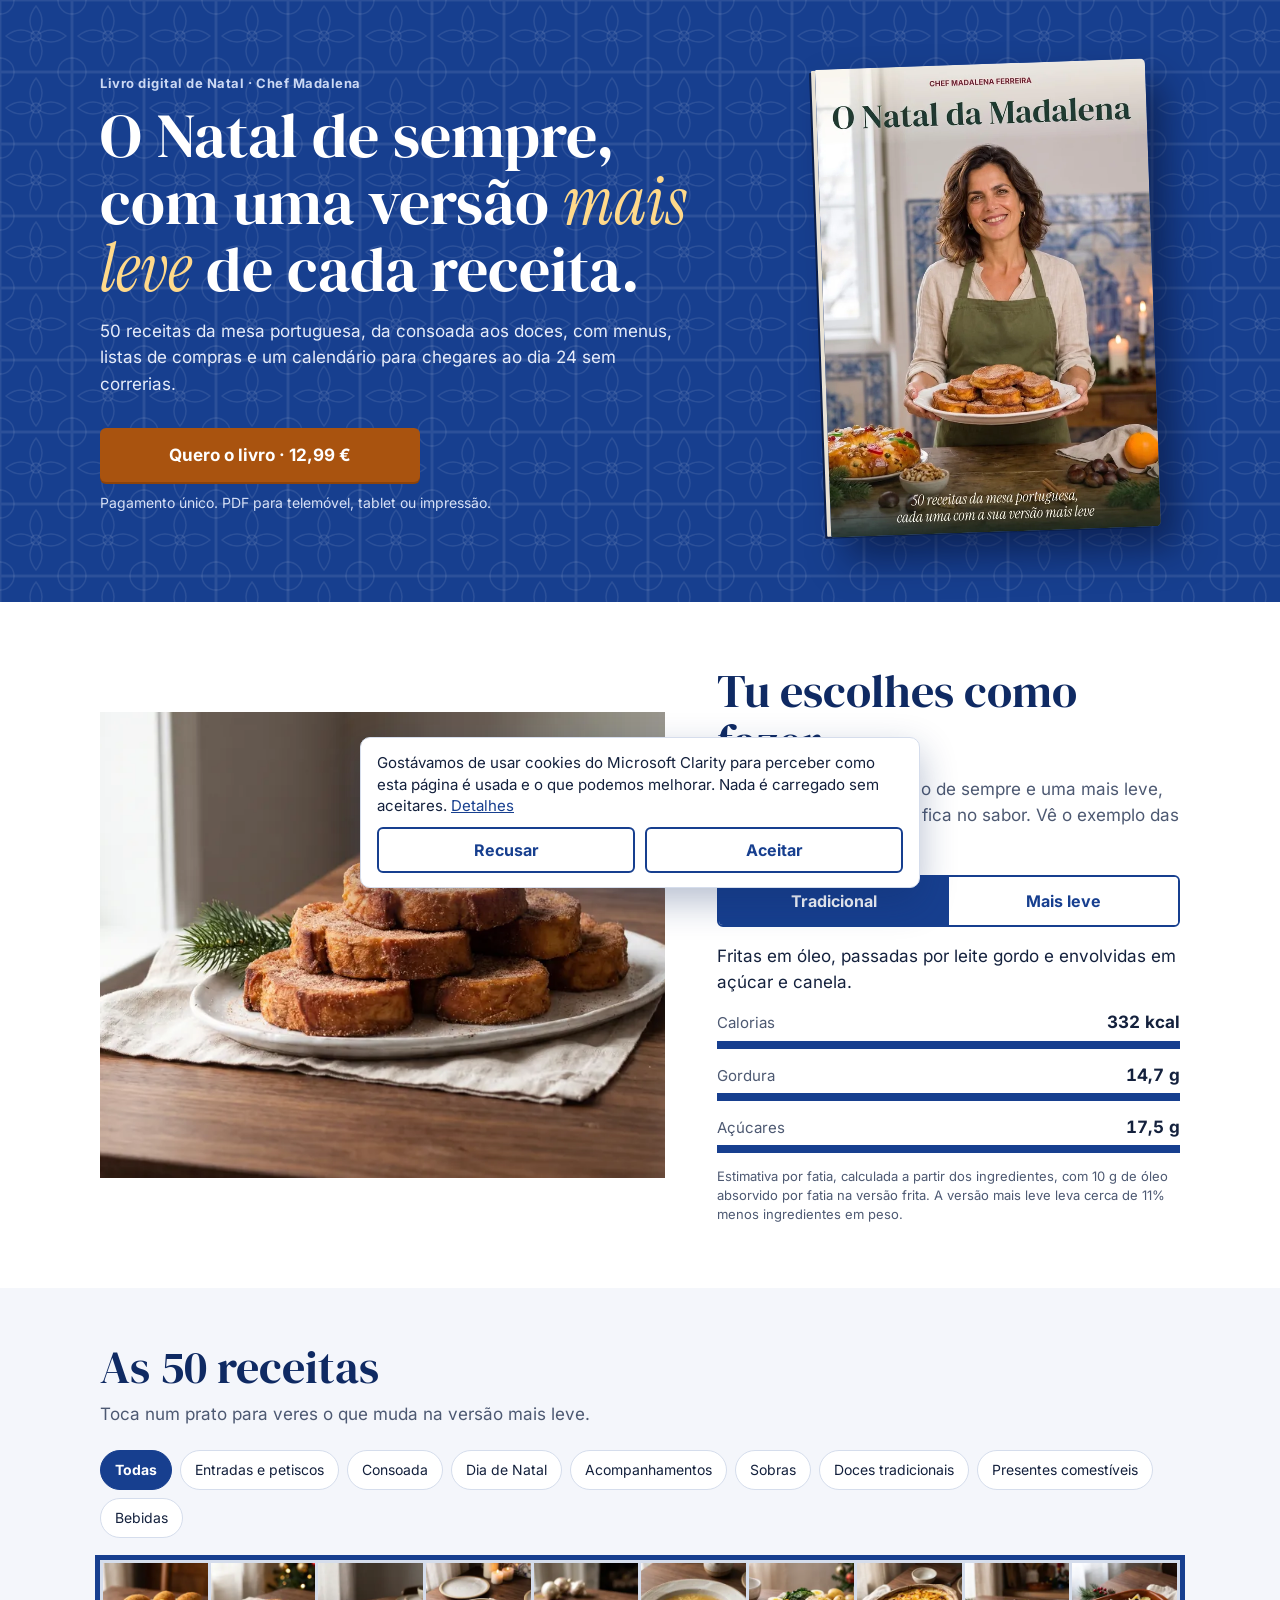
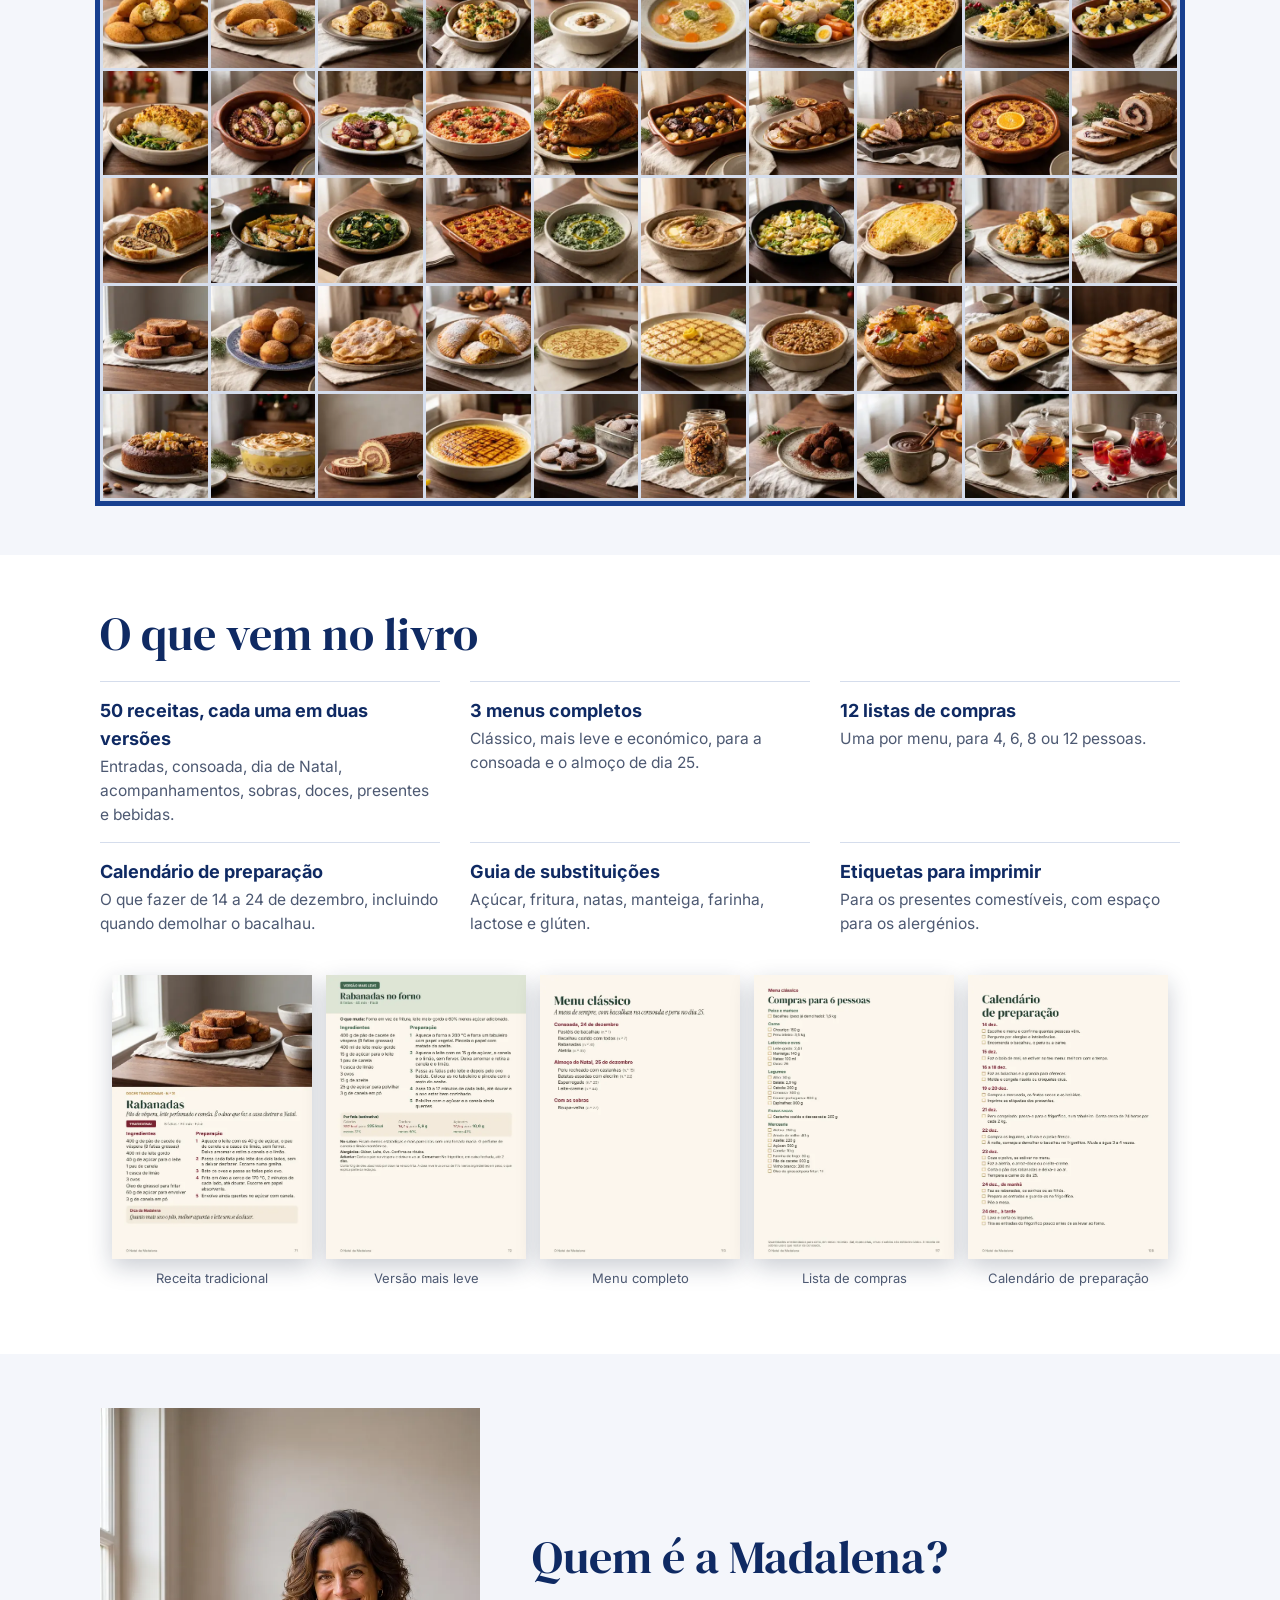
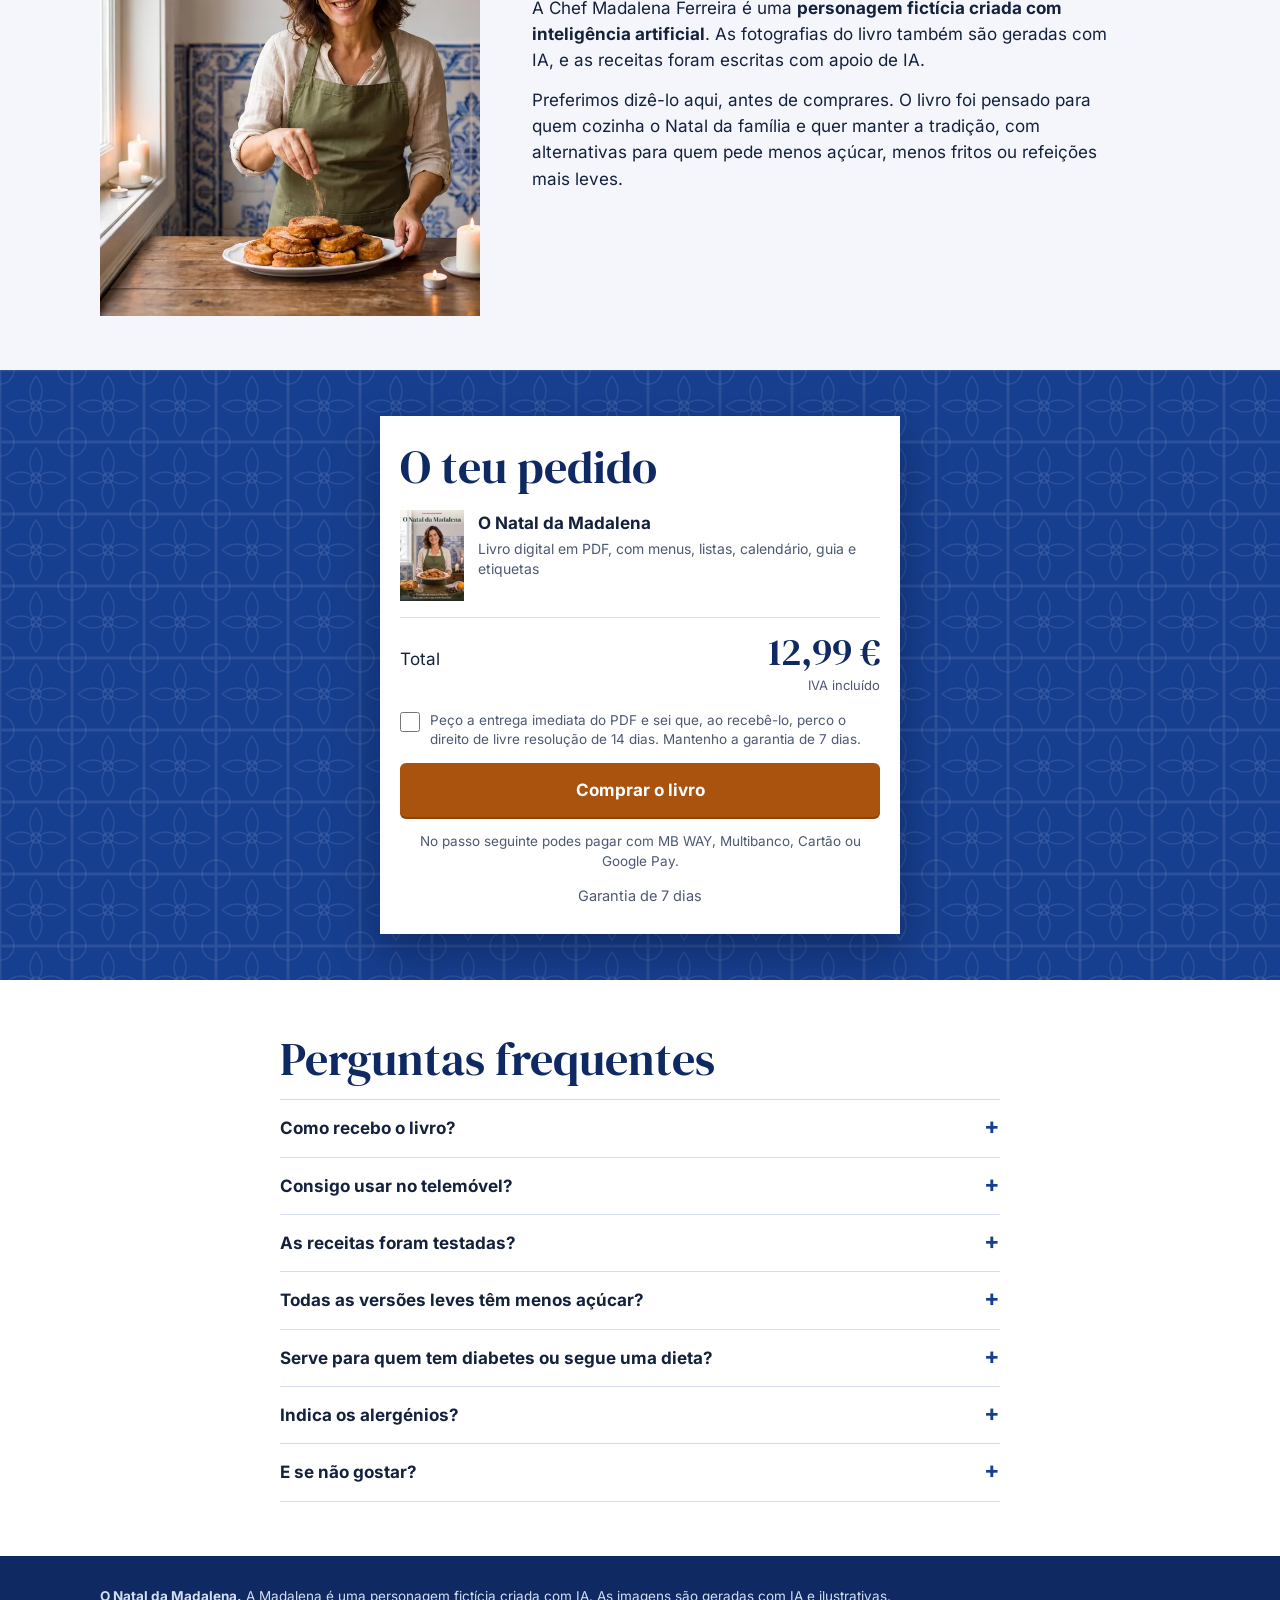
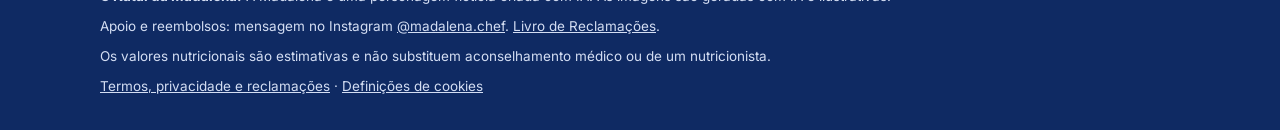
<file: index.html>
<!doctype html>
<html lang="pt-PT">
<head>
<meta charset="utf-8">
<meta name="viewport" content="width=device-width, initial-scale=1, viewport-fit=cover">
<title>O Natal da Madalena</title>
<meta name="description" content="50 receitas da mesa portuguesa de Natal, cada uma com uma versão mais leve, com menus, listas de compras e calendário. Livro digital em PDF.">
<meta name="theme-color" content="#173F8F">
<meta name="robots" content="noindex,nofollow">
<link rel="preload" href="assets/DMSerifDisplay.woff" as="font" type="font/woff" crossorigin>
<link rel="preload" href="assets/capa.webp" as="image">
<link rel="stylesheet" href="styles.css?v=2d55ddae">
</head>
<body>

<main>
  <section class="hero">
    <div class="hero-in">
      <div class="hero-texto">
        <p class="kicker">Livro digital de Natal · Chef Madalena</p>
        <h1>O Natal de sempre, com uma versão <em>mais leve</em> de cada receita.</h1>
        <p class="hero-sub">50 receitas da mesa portuguesa, da consoada aos doces, com menus, listas de compras e um calendário para chegares ao dia 24 sem correrias.</p>
      </div>
      <!-- O botão vem antes da capa para o aviso de cookies não o tapar no telemóvel; no computador manda a grelha. -->
      <div class="hero-compra">
        <a class="cta" href="#pedido" data-track="cta_topo">Quero o livro · 12,99 €</a>
        <p class="hero-nota">Pagamento único. PDF para telemóvel, tablet ou impressão.</p>
      </div>
      <div class="hero-livro"><img class="livro" src="assets/capa.webp" width="640" height="908" alt="Capa do livro O Natal da Madalena, com a Madalena a segurar uma travessa de rabanadas numa cozinha de azulejos."></div>
    </div>
  </section>

  <section class="versoes" id="versoes">
    <div class="largura versoes-in">
      <div class="versoes-foto"><img src="assets/rabanadas.webp" width="1100" height="614" loading="lazy" alt="Travessa de rabanadas douradas com canela."></div>
      <div class="versoes-texto">
        <h2>Tu escolhes como fazer.</h2>
        <p class="intro">Cada receita traz a versão de sempre e uma mais leve, com o que muda e como fica no sabor. Vê o exemplo das rabanadas.</p>
        <div class="troca" role="radiogroup" aria-label="Versão da receita">
          <button type="button" role="radio" aria-checked="true" data-versao="t">Tradicional</button>
          <button type="button" role="radio" aria-checked="false" data-versao="l">Mais leve</button>
        </div>
        <p class="versao-desc" id="versao-desc" aria-live="polite">Fritas em óleo, passadas por leite gordo e envolvidas em açúcar e canela.</p>
        <dl class="medidas"><div class="medida"><dt>Calorias</dt><dd>332 kcal</dd><div class="barra-m"><i style="width:100%"></i></div></div><div class="medida"><dt>Gordura</dt><dd>14,7 g</dd><div class="barra-m"><i style="width:100%"></i></div></div><div class="medida"><dt>Açúcares</dt><dd>17,5 g</dd><div class="barra-m"><i style="width:100%"></i></div></div></dl>
        <p class="letra">Estimativa por fatia, calculada a partir dos ingredientes, com 10 g de óleo absorvido por fatia na versão frita. A versão mais leve leva cerca de 11% menos ingredientes em peso.</p>
      </div>
    </div>
  </section>

  <section class="painel" id="receitas">
    <div class="largura">
      <h2>As 50 receitas</h2>
      <p class="intro">Toca num prato para veres o que muda na versão mais leve.</p>
      <div class="chips" role="group" aria-label="Filtrar por capítulo"><button type="button" aria-pressed="true" data-cap="">Todas</button><button type="button" aria-pressed="false" data-cap="Entradas e petiscos">Entradas e petiscos</button><button type="button" aria-pressed="false" data-cap="Consoada">Consoada</button><button type="button" aria-pressed="false" data-cap="Dia de Natal">Dia de Natal</button><button type="button" aria-pressed="false" data-cap="Acompanhamentos">Acompanhamentos</button><button type="button" aria-pressed="false" data-cap="Sobras">Sobras</button><button type="button" aria-pressed="false" data-cap="Doces tradicionais">Doces tradicionais</button><button type="button" aria-pressed="false" data-cap="Presentes comestíveis">Presentes comestíveis</button><button type="button" aria-pressed="false" data-cap="Bebidas">Bebidas</button></div>
      <div class="azulejos"><button type="button" class="azulejo" data-n="1" data-cap="Entradas e petiscos" aria-label="Pastéis de bacalhau"><img src="assets/azulejos/01.webp" width="240" height="240" loading="lazy" alt=""></button><button type="button" class="azulejo" data-n="2" data-cap="Entradas e petiscos" aria-label="Rissóis de camarão"><img src="assets/azulejos/02.webp" width="240" height="240" loading="lazy" alt=""></button><button type="button" class="azulejo" data-n="3" data-cap="Entradas e petiscos" aria-label="Folhados de alheira"><img src="assets/azulejos/03.webp" width="240" height="240" loading="lazy" alt=""></button><button type="button" class="azulejo" data-n="4" data-cap="Entradas e petiscos" aria-label="Cogumelos recheados"><img src="assets/azulejos/04.webp" width="240" height="240" loading="lazy" alt=""></button><button type="button" class="azulejo" data-n="5" data-cap="Entradas e petiscos" aria-label="Creme de castanha"><img src="assets/azulejos/05.webp" width="240" height="240" loading="lazy" alt=""></button><button type="button" class="azulejo" data-n="6" data-cap="Entradas e petiscos" aria-label="Canja de galinha com hortelã"><img src="assets/azulejos/06.webp" width="240" height="240" loading="lazy" alt=""></button><button type="button" class="azulejo" data-n="7" data-cap="Consoada" aria-label="Bacalhau cozido com todos"><img src="assets/azulejos/07.webp" width="240" height="240" loading="lazy" alt=""></button><button type="button" class="azulejo" data-n="8" data-cap="Consoada" aria-label="Bacalhau com natas"><img src="assets/azulejos/08.webp" width="240" height="240" loading="lazy" alt=""></button><button type="button" class="azulejo" data-n="9" data-cap="Consoada" aria-label="Bacalhau à Brás"><img src="assets/azulejos/09.webp" width="240" height="240" loading="lazy" alt=""></button><button type="button" class="azulejo" data-n="10" data-cap="Consoada" aria-label="Bacalhau à Gomes de Sá"><img src="assets/azulejos/10.webp" width="240" height="240" loading="lazy" alt=""></button><button type="button" class="azulejo" data-n="11" data-cap="Consoada" aria-label="Bacalhau com broa"><img src="assets/azulejos/11.webp" width="240" height="240" loading="lazy" alt=""></button><button type="button" class="azulejo" data-n="12" data-cap="Consoada" aria-label="Polvo à lagareiro"><img src="assets/azulejos/12.webp" width="240" height="240" loading="lazy" alt=""></button><button type="button" class="azulejo" data-n="13" data-cap="Consoada" aria-label="Polvo cozido à moda do Norte"><img src="assets/azulejos/13.webp" width="240" height="240" loading="lazy" alt=""></button><button type="button" class="azulejo" data-n="14" data-cap="Consoada" aria-label="Arroz de polvo"><img src="assets/azulejos/14.webp" width="240" height="240" loading="lazy" alt=""></button><button type="button" class="azulejo" data-n="15" data-cap="Dia de Natal" aria-label="Peru recheado com castanhas"><img src="assets/azulejos/15.webp" width="240" height="240" loading="lazy" alt=""></button><button type="button" class="azulejo" data-n="16" data-cap="Dia de Natal" aria-label="Cabrito assado à portuguesa"><img src="assets/azulejos/16.webp" width="240" height="240" loading="lazy" alt=""></button><button type="button" class="azulejo" data-n="17" data-cap="Dia de Natal" aria-label="Lombo de porco com castanhas"><img src="assets/azulejos/17.webp" width="240" height="240" loading="lazy" alt=""></button><button type="button" class="azulejo" data-n="18" data-cap="Dia de Natal" aria-label="Borrego assado com ervas"><img src="assets/azulejos/18.webp" width="240" height="240" loading="lazy" alt=""></button><button type="button" class="azulejo" data-n="19" data-cap="Dia de Natal" aria-label="Arroz de pato"><img src="assets/azulejos/19.webp" width="240" height="240" loading="lazy" alt=""></button><button type="button" class="azulejo" data-n="20" data-cap="Dia de Natal" aria-label="Rolo de peru com ameixa e presunto"><img src="assets/azulejos/20.webp" width="240" height="240" loading="lazy" alt=""></button><button type="button" class="azulejo" data-n="21" data-cap="Dia de Natal" aria-label="Assado de cogumelos e castanhas"><img src="assets/azulejos/21.webp" width="240" height="240" loading="lazy" alt=""></button><button type="button" class="azulejo" data-n="22" data-cap="Acompanhamentos" aria-label="Batatas assadas com alecrim"><img src="assets/azulejos/22.webp" width="240" height="240" loading="lazy" alt=""></button><button type="button" class="azulejo" data-n="23" data-cap="Acompanhamentos" aria-label="Couve-portuguesa com alho"><img src="assets/azulejos/23.webp" width="240" height="240" loading="lazy" alt=""></button><button type="button" class="azulejo" data-n="24" data-cap="Acompanhamentos" aria-label="Arroz de forno com chouriço"><img src="assets/azulejos/24.webp" width="240" height="240" loading="lazy" alt=""></button><button type="button" class="azulejo" data-n="25" data-cap="Acompanhamentos" aria-label="Esparregado"><img src="assets/azulejos/25.webp" width="240" height="240" loading="lazy" alt=""></button><button type="button" class="azulejo" data-n="26" data-cap="Acompanhamentos" aria-label="Puré de batata e castanha"><img src="assets/azulejos/26.webp" width="240" height="240" loading="lazy" alt=""></button><button type="button" class="azulejo" data-n="27" data-cap="Sobras" aria-label="Roupa-velha"><img src="assets/azulejos/27.webp" width="240" height="240" loading="lazy" alt=""></button><button type="button" class="azulejo" data-n="28" data-cap="Sobras" aria-label="Empadão de peru"><img src="assets/azulejos/28.webp" width="240" height="240" loading="lazy" alt=""></button><button type="button" class="azulejo" data-n="29" data-cap="Sobras" aria-label="Pataniscas de bacalhau"><img src="assets/azulejos/29.webp" width="240" height="240" loading="lazy" alt=""></button><button type="button" class="azulejo" data-n="30" data-cap="Sobras" aria-label="Croquetes de peru"><img src="assets/azulejos/30.webp" width="240" height="240" loading="lazy" alt=""></button><button type="button" class="azulejo" data-n="31" data-cap="Doces tradicionais" aria-label="Rabanadas"><img src="assets/azulejos/31.webp" width="240" height="240" loading="lazy" alt=""></button><button type="button" class="azulejo" data-n="32" data-cap="Doces tradicionais" aria-label="Sonhos"><img src="assets/azulejos/32.webp" width="240" height="240" loading="lazy" alt=""></button><button type="button" class="azulejo" data-n="33" data-cap="Doces tradicionais" aria-label="Filhós"><img src="assets/azulejos/33.webp" width="240" height="240" loading="lazy" alt=""></button><button type="button" class="azulejo" data-n="34" data-cap="Doces tradicionais" aria-label="Azevias de grão"><img src="assets/azulejos/34.webp" width="240" height="240" loading="lazy" alt=""></button><button type="button" class="azulejo" data-n="35" data-cap="Doces tradicionais" aria-label="Aletria"><img src="assets/azulejos/35.webp" width="240" height="240" loading="lazy" alt=""></button><button type="button" class="azulejo" data-n="36" data-cap="Doces tradicionais" aria-label="Arroz-doce"><img src="assets/azulejos/36.webp" width="240" height="240" loading="lazy" alt=""></button><button type="button" class="azulejo" data-n="37" data-cap="Doces tradicionais" aria-label="Formigos"><img src="assets/azulejos/37.webp" width="240" height="240" loading="lazy" alt=""></button><button type="button" class="azulejo" data-n="38" data-cap="Doces tradicionais" aria-label="Bolo-rei"><img src="assets/azulejos/38.webp" width="240" height="240" loading="lazy" alt=""></button><button type="button" class="azulejo" data-n="39" data-cap="Doces tradicionais" aria-label="Broas de batata-doce"><img src="assets/azulejos/39.webp" width="240" height="240" loading="lazy" alt=""></button><button type="button" class="azulejo" data-n="40" data-cap="Doces tradicionais" aria-label="Coscorões"><img src="assets/azulejos/40.webp" width="240" height="240" loading="lazy" alt=""></button><button type="button" class="azulejo" data-n="41" data-cap="Doces tradicionais" aria-label="Bolo de mel"><img src="assets/azulejos/41.webp" width="240" height="240" loading="lazy" alt=""></button><button type="button" class="azulejo" data-n="42" data-cap="Doces tradicionais" aria-label="Merengue de banana"><img src="assets/azulejos/42.webp" width="240" height="240" loading="lazy" alt=""></button><button type="button" class="azulejo" data-n="43" data-cap="Doces tradicionais" aria-label="Tronco de Natal"><img src="assets/azulejos/43.webp" width="240" height="240" loading="lazy" alt=""></button><button type="button" class="azulejo" data-n="44" data-cap="Doces tradicionais" aria-label="Leite-creme"><img src="assets/azulejos/44.webp" width="240" height="240" loading="lazy" alt=""></button><button type="button" class="azulejo" data-n="45" data-cap="Presentes comestíveis" aria-label="Bolachas de especiarias"><img src="assets/azulejos/45.webp" width="240" height="240" loading="lazy" alt=""></button><button type="button" class="azulejo" data-n="46" data-cap="Presentes comestíveis" aria-label="Granola de Natal"><img src="assets/azulejos/46.webp" width="240" height="240" loading="lazy" alt=""></button><button type="button" class="azulejo" data-n="47" data-cap="Presentes comestíveis" aria-label="Trufas de chocolate e avelã"><img src="assets/azulejos/47.webp" width="240" height="240" loading="lazy" alt=""></button><button type="button" class="azulejo" data-n="48" data-cap="Bebidas" aria-label="Chocolate quente"><img src="assets/azulejos/48.webp" width="240" height="240" loading="lazy" alt=""></button><button type="button" class="azulejo" data-n="49" data-cap="Bebidas" aria-label="Chá de especiarias com laranja"><img src="assets/azulejos/49.webp" width="240" height="240" loading="lazy" alt=""></button><button type="button" class="azulejo" data-n="50" data-cap="Bebidas" aria-label="Ponche de frutos vermelhos sem álcool"><img src="assets/azulejos/50.webp" width="240" height="240" loading="lazy" alt=""></button></div>
    </div>
  </section>

  <section class="recebes">
    <div class="largura">
      <h2>O que vem no livro</h2>
      <ul class="lista">
        <li><b>50 receitas, cada uma em duas versões</b><span>Entradas, consoada, dia de Natal, acompanhamentos, sobras, doces, presentes e bebidas.</span></li>
        <li><b>3 menus completos</b><span>Clássico, mais leve e económico, para a consoada e o almoço de dia 25.</span></li>
        <li><b>12 listas de compras</b><span>Uma por menu, para 4, 6, 8 ou 12 pessoas.</span></li>
        <li><b>Calendário de preparação</b><span>O que fazer de 14 a 24 de dezembro, incluindo quando demolhar o bacalhau.</span></li>
        <li><b>Guia de substituições</b><span>Açúcar, fritura, natas, manteiga, farinha, lactose e glúten.</span></li>
        <li><b>Etiquetas para imprimir</b><span>Para os presentes comestíveis, com espaço para os alergénios.</span></li>
      </ul>
    </div>
    <div class="paginas" tabindex="0" aria-label="Páginas de exemplo do livro"><figure><img src="assets/paginas/71.webp" width="525" height="744" loading="lazy" alt="Receita tradicional do livro."><figcaption>Receita tradicional</figcaption></figure><figure><img src="assets/paginas/72.webp" width="525" height="744" loading="lazy" alt="Versão mais leve do livro."><figcaption>Versão mais leve</figcaption></figure><figure><img src="assets/paginas/113.webp" width="525" height="744" loading="lazy" alt="Menu completo do livro."><figcaption>Menu completo</figcaption></figure><figure><img src="assets/paginas/117.webp" width="525" height="744" loading="lazy" alt="Lista de compras do livro."><figcaption>Lista de compras</figcaption></figure><figure><img src="assets/paginas/128.webp" width="525" height="744" loading="lazy" alt="Calendário de preparação do livro."><figcaption>Calendário de preparação</figcaption></figure></div>
  </section>

  <section class="madalena">
    <div class="largura madalena-in">
      <img src="assets/madalena.webp" width="720" height="1021" loading="lazy" alt="A Madalena a polvilhar rabanadas com açúcar e canela.">
      <div>
        <h2>Quem é a Madalena?</h2>
        <p>A Chef Madalena Ferreira é uma <b>personagem fictícia criada com inteligência artificial</b>. As fotografias do livro também são geradas com IA, e as receitas foram escritas com apoio de IA.</p>
        <p>Preferimos dizê-lo aqui, antes de comprares. O livro foi pensado para quem cozinha o Natal da família e quer manter a tradição, com alternativas para quem pede menos açúcar, menos fritos ou refeições mais leves.</p>
      </div>
    </div>
  </section>

  <section class="pedido" id="pedido">
    <div class="cartao">
      <h2>O teu pedido</h2>
      <div class="linha"><img src="assets/capa-mini.webp" width="96" height="136" loading="lazy" alt=""><div><b>O Natal da Madalena</b><span>Livro digital em PDF, com menus, listas, calendário, guia e etiquetas</span></div></div>
      <div class="total"><span>Total</span><strong>12,99 €</strong></div>
      <p class="iva">IVA incluído</p>
      <label class="consentimento"><input type="checkbox" id="consentimento"><span>Peço a entrega imediata do PDF e sei que, ao recebê-lo, perco o direito de livre resolução de 14 dias. Mantenho a garantia de 7 dias.</span></label>
      <a class="cta cta-compra" id="comprar" href="https://payhip.com/buy?s=1&amp;cart_links%5B%5D=NBEld&amp;qty%5BNBEld%5D=1" data-publicado="sim">Comprar o livro</a>
      <p class="aviso" id="aviso-checkout" role="status" hidden></p>
      <p class="metodos">No passo seguinte podes pagar com MB WAY, Multibanco, Cartão ou Google Pay.</p>
      <p class="garantia">Garantia de 7 dias</p>
    </div>
  </section>

  <section class="faq">
    <div class="largura estreita">
      <h2>Perguntas frequentes</h2>
      <details><summary>Como recebo o livro?</summary><p>Depois do pagamento recebes um link para descarregar o PDF. Se pagares por referência Multibanco, o link chega quando o pagamento for confirmado, o que pode demorar.</p></details><details><summary>Consigo usar no telemóvel?</summary><p>Sim. É um PDF com letra pensada para ler no telemóvel, e também podes imprimir em A5.</p></details><details><summary>As receitas foram testadas?</summary><p>Ainda não foram todas testadas em cozinha. Usa os tempos e as quantidades como base e ajusta ao teu forno e aos teus tachos.</p></details><details><summary>Todas as versões leves têm menos açúcar?</summary><p>Não. Todas têm menos calorias do que a versão tradicional, mas em algumas os açúcares sobem por levarem mais legumes ou fruta, como as trufas de tâmara. Cada receita mostra a comparação.</p></details><details><summary>Serve para quem tem diabetes ou segue uma dieta?</summary><p>Este livro não é um plano alimentar nem um conselho de saúde. Se tens uma condição de saúde ou uma dieta prescrita, segue a orientação do teu médico ou nutricionista.</p></details><details><summary>Indica os alergénios?</summary><p>Sim, em cada receita. Confirma sempre os rótulos dos produtos e pergunta aos convidados por alergias.</p></details><details><summary>E se não gostar?</summary><p>Tens 7 dias para pedir o reembolso por mensagem no Instagram <a href="https://www.instagram.com/madalena.chef/" style="color:inherit">@madalena.chef</a>.</p></details>
    </div>
  </section>
</main>

<footer>
  <div class="largura">
    <p><b>O Natal da Madalena.</b> A Madalena é uma personagem fictícia criada com IA. As imagens são geradas com IA e ilustrativas.</p>
    <p>Apoio e reembolsos: mensagem no Instagram <a href="https://www.instagram.com/madalena.chef/" style="color:inherit">@madalena.chef</a>. <a href="https://www.livroreclamacoes.pt/" style="color:inherit">Livro de Reclamações</a>.</p>
    <p>Os valores nutricionais são estimativas e não substituem aconselhamento médico ou de um nutricionista.</p>
    <p><a href="informacao.html">Termos, privacidade e reclamações</a> · <button type="button" class="linklike" data-cookie-settings>Definições de cookies</button></p>
  </div>
</footer>

<div class="barra" id="barra" hidden>
  <span><b>12,99 €</b> pagamento único</span>
  <a class="cta" href="#pedido" data-track="cta_barra">Quero o livro</a>
</div>

<dialog id="prato" aria-labelledby="prato-nome">
  <button type="button" class="fechar" id="prato-fechar" aria-label="Fechar">×</button>
  <img id="prato-img" alt="" width="900" height="502">
  <div class="prato-txt">
    <p class="kicker" id="prato-cap"></p>
    <h3 id="prato-nome"></h3>
    <p class="prato-meta" id="prato-meta"></p>
    <p class="prato-rot">Na versão mais leve</p>
    <p class="prato-leve" id="prato-leve"></p>
    <p id="prato-muda"></p>
    <p class="prato-kcal" id="prato-kcal"></p>
  </div>
</dialog>
<div class="cookie" id="cookie" role="region" aria-label="Escolha de cookies" hidden>
  <p>Gostávamos de usar cookies do Microsoft Clarity para perceber como esta página é usada e o que podemos melhorar. Nada é carregado sem aceitares. <a href="informacao.html#privacidade">Detalhes</a></p>
  <div class="cookie-acoes"><button type="button" class="cookie-btn" data-consent="denied">Recusar</button><button type="button" class="cookie-btn" data-consent="granted">Aceitar</button></div>
</div>

<script id="dados" type="application/json">{"rabanadas": {"t": {"desc": "Fritas em óleo, passadas por leite gordo e envolvidas em açúcar e canela.", "medidas": [{"texto": "332 kcal", "pct": 100}, {"texto": "14,7 g", "pct": 100}, {"texto": "17,5 g", "pct": 100}]}, "l": {"desc": "Forno em vez de fritura, leite meio-gordo e 60% menos açúcar adicionado. Ficam menos estaladiças e mais parecidas com uma torrada macia. O perfume de canela e limão mantém-se.", "medidas": [{"texto": "225 kcal", "pct": 68}, {"texto": "5,9 g", "pct": 40}, {"texto": "10,0 g", "pct": 57}]}}, "receitas": {"1": {"nome": "Pastéis de bacalhau", "capitulo": "Entradas e petiscos", "leve": "Pastéis de bacalhau no forno", "muda": "Forno ou air fryer em vez de fritura, e menos um ovo.", "meta": "8 doses de 3 pastéis · 1 h 10 · Média", "unidade": "dose de 3 pastéis", "kcalT": 225, "kcalL": 132}, "2": {"nome": "Rissóis de camarão", "capitulo": "Entradas e petiscos", "leve": "Rissóis de camarão no forno", "muda": "Assados, com recheio de leite meio-gordo, sem manteiga e com menos panado.", "meta": "8 doses de 3 rissóis · 1 h 30 · Difícil", "unidade": "dose de 3 rissóis", "kcalT": 443, "kcalL": 251}, "3": {"nome": "Folhados de alheira", "capitulo": "Entradas e petiscos", "leve": "Folhados de alheira em massa filo", "muda": "Massa filo em vez de folhada, menos alheira e maçã no recheio.", "meta": "6 doses de 2 folhados · 35 min · Fácil", "unidade": "dose de 2 folhados", "kcalT": 480, "kcalL": 190}, "4": {"nome": "Cogumelos recheados", "capitulo": "Entradas e petiscos", "leve": "Cogumelos com requeijão e ervas", "muda": "Requeijão e ervas em vez de queijo curado e presunto.", "meta": "6 doses de 4 cogumelos · 30 min · Fácil", "unidade": "dose de 4 cogumelos", "kcalT": 179, "kcalL": 84}, "5": {"nome": "Creme de castanha", "capitulo": "Entradas e petiscos", "leve": "Creme de castanha sem natas", "muda": "Sem natas e sem manteiga. A castanha e o alho-francês dão o creme.", "meta": "6 taças · 40 min · Fácil", "unidade": "taça", "kcalT": 334, "kcalL": 192}, "6": {"nome": "Canja de galinha com hortelã", "capitulo": "Entradas e petiscos", "leve": "Canja desengordurada com legumes", "muda": "Sem pele, caldo desengordurado, menos massa e mais legumes.", "meta": "6 pratos · 1 h 40 · Fácil", "unidade": "prato", "kcalT": 364, "kcalL": 175}, "7": {"nome": "Bacalhau cozido com todos", "capitulo": "Consoada", "leve": "Bacalhau com todos, mais verde", "muda": "Mais couve e feijão-verde, menos batata, meio ovo por pessoa e azeite medido.", "meta": "6 pratos · 50 min · Fácil", "unidade": "prato", "kcalT": 633, "kcalL": 458}, "8": {"nome": "Bacalhau com natas", "capitulo": "Consoada", "leve": "Bacalhau com creme de couve-flor", "muda": "Couve-flor e leite meio-gordo em vez de natas, e batata cozida em vez de frita.", "meta": "6 doses · 1 h 15 · Média", "unidade": "dose", "kcalT": 668, "kcalL": 294}, "9": {"nome": "Bacalhau à Brás", "capitulo": "Consoada", "leve": "Brás com batata assada", "muda": "Batata fina assada, menos azeite e parte dos ovos trocada por claras.", "meta": "6 doses · 45 min · Média", "unidade": "dose", "kcalT": 534, "kcalL": 296}, "10": {"nome": "Bacalhau à Gomes de Sá", "capitulo": "Consoada", "leve": "Gomes de Sá com mais cebola", "muda": "Menos batata, mais cebola, azeite medido e metade dos ovos.", "meta": "6 doses · 1 h · Fácil", "unidade": "dose", "kcalT": 471, "kcalL": 309}, "11": {"nome": "Bacalhau com broa", "capitulo": "Consoada", "leve": "Bacalhau com crosta fina de broa", "muda": "Crosta mais fina, um terço do azeite, menos batata e mais grelos.", "meta": "6 doses · 1 h · Fácil", "unidade": "dose", "kcalT": 662, "kcalL": 397}, "12": {"nome": "Polvo à lagareiro", "capitulo": "Consoada", "leve": "Polvo à lagareiro com grelos", "muda": "Azeite medido, batata mais pequena em menor quantidade e grelos no prato.", "meta": "6 doses · 1 h 30 · Média", "unidade": "dose", "kcalT": 605, "kcalL": 388}, "13": {"nome": "Polvo cozido à moda do Norte", "capitulo": "Consoada", "leve": "Polvo cozido com mais couve", "muda": "Mais couve, menos batata e o tempero medido.", "meta": "6 doses · 1 h 20 · Fácil", "unidade": "dose", "kcalT": 501, "kcalL": 386}, "14": {"nome": "Arroz de polvo", "capitulo": "Consoada", "leve": "Arroz de polvo com mais legumes", "muda": "Menos arroz e azeite, com o dobro do tomate e mais pimento.", "meta": "6 doses · 1 h 20 · Média", "unidade": "dose", "kcalT": 514, "kcalL": 377}, "15": {"nome": "Peru recheado com castanhas", "capitulo": "Dia de Natal", "leve": "Peito de peru com castanha e maçã", "muda": "Peito sem pele, recheio sem enchidos e com fruta.", "meta": "10 doses · 3 h 30 · Média", "unidade": "dose", "kcalT": 540, "kcalL": 303}, "16": {"nome": "Cabrito assado à portuguesa", "capitulo": "Dia de Natal", "leve": "Cabrito em vinho e ervas", "muda": "Gordura aparada, um terço do azeite, sem manteiga e com mais legumes.", "meta": "8 doses · 2 h 30 · Média", "unidade": "dose", "kcalT": 590, "kcalL": 397}, "17": {"nome": "Lombo de porco com castanhas", "capitulo": "Dia de Natal", "leve": "Lombo com castanhas e maçã", "muda": "Lombo limpo de gordura, sem natas nem manteiga, com molho reduzido.", "meta": "8 doses · 1 h 45 · Fácil", "unidade": "dose", "kcalT": 700, "kcalL": 395}, "18": {"nome": "Borrego assado com ervas", "capitulo": "Dia de Natal", "leve": "Borrego limpo com legumes", "muda": "Perna limpa de gordura, menos batata, mais legumes e menos azeite.", "meta": "8 doses · 2 h 15 · Fácil", "unidade": "dose", "kcalT": 702, "kcalL": 381}, "19": {"nome": "Arroz de pato", "capitulo": "Dia de Natal", "leve": "Arroz de pato com cogumelos", "muda": "Pato sem pele, sem chouriço, menos arroz e com cogumelos.", "meta": "8 doses · 2 h · Média", "unidade": "dose", "kcalT": 927, "kcalL": 336}, "20": {"nome": "Rolo de peru com ameixa e presunto", "capitulo": "Dia de Natal", "leve": "Rolo de peru com espinafres", "muda": "Sem presunto nem manteiga, com espinafres, ameixa e ervas.", "meta": "8 doses · 1 h 30 · Média", "unidade": "dose", "kcalT": 294, "kcalL": 244}, "21": {"nome": "Assado de cogumelos e castanhas", "capitulo": "Dia de Natal", "leve": "Assado com crosta de batata-doce", "muda": "Crosta de batata-doce em vez de massa folhada e menos frutos secos.", "meta": "6 doses · 1 h 15 · Média", "unidade": "dose", "kcalT": 706, "kcalL": 310}, "22": {"nome": "Batatas assadas com alecrim", "capitulo": "Acompanhamentos", "leve": "Batatas pré-cozidas e assadas", "muda": "Pré-cozidas e assadas com metade da gordura.", "meta": "6 doses · 1 h · Fácil", "unidade": "dose", "kcalT": 266, "kcalL": 213}, "23": {"nome": "Couve-portuguesa com alho", "capitulo": "Acompanhamentos", "leve": "Couve a vapor com alho", "muda": "Cozida a vapor e terminada com um terço do azeite.", "meta": "6 doses · 20 min · Fácil", "unidade": "dose", "kcalT": 135, "kcalL": 76}, "24": {"nome": "Arroz de forno com chouriço", "capitulo": "Acompanhamentos", "leve": "Arroz de forno com cogumelos", "muda": "Sem chouriço, com cogumelos e pimentão-doce fumado.", "meta": "6 doses · 50 min · Fácil", "unidade": "dose", "kcalT": 412, "kcalL": 240}, "25": {"nome": "Esparregado", "capitulo": "Acompanhamentos", "leve": "Esparregado sem natas", "muda": "Sem natas, com um pouco de leite e menos farinha.", "meta": "6 doses · 25 min · Fácil", "unidade": "dose", "kcalT": 167, "kcalL": 66}, "26": {"nome": "Puré de batata e castanha", "capitulo": "Acompanhamentos", "leve": "Puré de castanha com azeite", "muda": "Azeite em vez de manteiga, leite meio-gordo e menos castanha.", "meta": "6 doses · 40 min · Fácil", "unidade": "dose", "kcalT": 342, "kcalL": 224}, "27": {"nome": "Roupa-velha", "capitulo": "Sobras", "leve": "Roupa-velha com mais couve", "muda": "Mais couve, menos batata e ovo, e azeite medido.", "meta": "6 doses · 20 min · Fácil", "unidade": "dose", "kcalT": 348, "kcalL": 231}, "28": {"nome": "Empadão de peru", "capitulo": "Sobras", "leve": "Empadão de peru com couve-flor", "muda": "Puré de batata e couve-flor, peito sem pele e mais tomate.", "meta": "6 doses · 1 h · Fácil", "unidade": "dose", "kcalT": 442, "kcalL": 246}, "29": {"nome": "Pataniscas de bacalhau", "capitulo": "Sobras", "leve": "Pataniscas no forno", "muda": "Assadas ou na air fryer, com menos farinha e ovo.", "meta": "6 doses de 3 pataniscas · 35 min · Fácil", "unidade": "dose de 3 pataniscas", "kcalT": 330, "kcalL": 175}, "30": {"nome": "Croquetes de peru", "capitulo": "Sobras", "leve": "Croquetes de peru assados", "muda": "Panados e assados, com peito de peru e menos gordura.", "meta": "8 doses de 3 croquetes · 1 h + frio · Média", "unidade": "dose de 3 croquetes", "kcalT": 335, "kcalL": 178}, "31": {"nome": "Rabanadas", "capitulo": "Doces tradicionais", "leve": "Rabanadas no forno", "muda": "Forno em vez de fritura, leite meio-gordo e 60% menos açúcar adicionado.", "meta": "8 fatias · 35 min · Fácil", "unidade": "fatia", "kcalT": 332, "kcalL": 225}, "32": {"nome": "Sonhos", "capitulo": "Doces tradicionais", "leve": "Sonhos no forno", "muda": "Massa assada, com menos manteiga e um quarto do açúcar.", "meta": "8 doses de 3 sonhos · 45 min · Média", "unidade": "dose de 3 sonhos", "kcalT": 331, "kcalL": 142}, "33": {"nome": "Filhós", "capitulo": "Doces tradicionais", "leve": "Filhós finas assadas", "muda": "Finas e assadas, com menos ovo e menos de um terço do açúcar.", "meta": "10 doses de 2 filhós · 2 h 30 · Média", "unidade": "dose de 2 filhós", "kcalT": 428, "kcalL": 206}, "34": {"nome": "Azevias de grão", "capitulo": "Doces tradicionais", "leve": "Azevias assadas", "muda": "Assadas, com um terço do açúcar no recheio e menos gemas.", "meta": "12 doses de 2 azevias · 1 h 30 · Média", "unidade": "dose de 2 azevias", "kcalT": 374, "kcalL": 178}, "35": {"nome": "Aletria", "capitulo": "Doces tradicionais", "leve": "Aletria com leite meio-gordo", "muda": "Leite meio-gordo, sem manteiga, um terço das gemas e menos de metade do açúcar.", "meta": "10 taças · 35 min · Fácil", "unidade": "taça", "kcalT": 296, "kcalL": 168}, "36": {"nome": "Arroz-doce", "capitulo": "Doces tradicionais", "leve": "Arroz-doce com raspa de citrinos", "muda": "Leite meio-gordo, sem manteiga, menos gemas e menos de metade do açúcar.", "meta": "10 taças · 1 h · Média", "unidade": "taça", "kcalT": 288, "kcalL": 170}, "37": {"nome": "Formigos", "capitulo": "Doces tradicionais", "leve": "Formigos com pão de mistura", "muda": "Pão de mistura, menos de metade do mel, sem açúcar e frutos secos medidos.", "meta": "8 taças · 30 min · Fácil", "unidade": "taça", "kcalT": 360, "kcalL": 198}, "38": {"nome": "Bolo-rei", "capitulo": "Doces tradicionais", "leve": "Bolo-rei com fruta desidratada", "muda": "Menos de metade do açúcar, metade da manteiga e fruta desidratada em vez de cristalizada.", "meta": "12 fatias · 4 h · Difícil", "unidade": "fatia", "kcalT": 392, "kcalL": 275}, "39": {"nome": "Broas de batata-doce", "capitulo": "Doces tradicionais", "leve": "Broas de batata-doce menos doces", "muda": "Mais batata-doce, menos de metade do açúcar e metade do azeite e da amêndoa.", "meta": "10 doses de 2 broas · 1 h 15 · Fácil", "unidade": "dose de 2 broas", "kcalT": 323, "kcalL": 241}, "40": {"nome": "Coscorões", "capitulo": "Doces tradicionais", "leve": "Coscorões finos assados", "muda": "Assados, com menos ovo e um quarto do açúcar.", "meta": "12 doses de 2 coscorões · 1 h 15 · Média", "unidade": "dose de 2 coscorões", "kcalT": 289, "kcalL": 120}, "41": {"nome": "Bolo de mel", "capitulo": "Doces tradicionais", "leve": "Bolo de mel menos doce", "muda": "Menos mel e açúcar, metade da manteiga, mais frutos secos e especiarias.", "meta": "16 fatias · 1 h 30 + repouso · Média", "unidade": "fatia", "kcalT": 357, "kcalL": 272}, "42": {"nome": "Merengue de banana", "capitulo": "Doces tradicionais", "leve": "Merengue com mais banana", "muda": "Mais banana, leite meio-gordo, metade das gemas e menos de metade do açúcar.", "meta": "8 taças · 50 min · Média", "unidade": "taça", "kcalT": 234, "kcalL": 179}, "43": {"nome": "Tronco de Natal", "capitulo": "Doces tradicionais", "leve": "Tronco com iogurte grego", "muda": "Recheio de iogurte grego e cacau, em vez de creme de manteiga, e menos açúcar.", "meta": "12 fatias · 1 h + frio · Média", "unidade": "fatia", "kcalT": 286, "kcalL": 135}, "44": {"nome": "Leite-creme", "capitulo": "Doces tradicionais", "leve": "Leite-creme mais leve", "muda": "Leite meio-gordo, metade das gemas e menos de metade do açúcar.", "meta": "8 taças · 30 min + frio · Fácil", "unidade": "taça", "kcalT": 267, "kcalL": 156}, "45": {"nome": "Bolachas de especiarias", "capitulo": "Presentes comestíveis", "leve": "Bolachas integrais de especiarias", "muda": "Metade da farinha integral, menos manteiga e menos de metade do açúcar.", "meta": "15 doses de 2 bolachas · 40 min + frio · Fácil", "unidade": "dose de 2 bolachas", "kcalT": 196, "kcalL": 140}, "46": {"nome": "Granola de Natal", "capitulo": "Presentes comestíveis", "leve": "Granola de Natal menos doce", "muda": "Menos de metade do mel, metade do azeite e das passas, e mais amêndoa.", "meta": "12 doses de 40 g · 40 min · Fácil", "unidade": "dose de 40 g", "kcalT": 243, "kcalL": 200}, "47": {"nome": "Trufas de chocolate e avelã", "capitulo": "Presentes comestíveis", "leve": "Trufas de tâmara e avelã", "muda": "Base de tâmaras, avelã e cacau, sem natas, manteiga nem chocolate.", "meta": "12 doses de 2 trufas · 30 min + frio · Fácil", "unidade": "dose de 2 trufas", "kcalT": 175, "kcalL": 85}, "48": {"nome": "Chocolate quente", "capitulo": "Bebidas", "leve": "Chocolate quente de cacau", "muda": "Cacau em vez de chocolate, leite meio-gordo e metade do açúcar.", "meta": "4 chávenas · 10 min · Fácil", "unidade": "chávena", "kcalT": 395, "kcalL": 144}, "49": {"nome": "Chá de especiarias com laranja", "capitulo": "Bebidas", "leve": "Chá de especiarias sem mel", "muda": "Sem mel, adoçado só pelo sumo de laranja.", "meta": "6 chávenas · 15 min · Fácil", "unidade": "chávena", "kcalT": 38, "kcalL": 8}, "50": {"nome": "Ponche de frutos vermelhos sem álcool", "capitulo": "Bebidas", "leve": "Ponche sem açúcar adicionado", "muda": "Sem açúcar adicionado, com metade do sumo, mais fruta e chá.", "meta": "8 copos · 20 min + frio · Fácil", "unidade": "copo", "kcalT": 83, "kcalL": 29}}, "medicao": {"clarity": "zitjen0mq9", "pixel": "", "valor": 12.99, "moeda": "EUR"}}</script>
<script src="app.js?v=2d55ddae" defer></script>
</body>
</html>
</file>
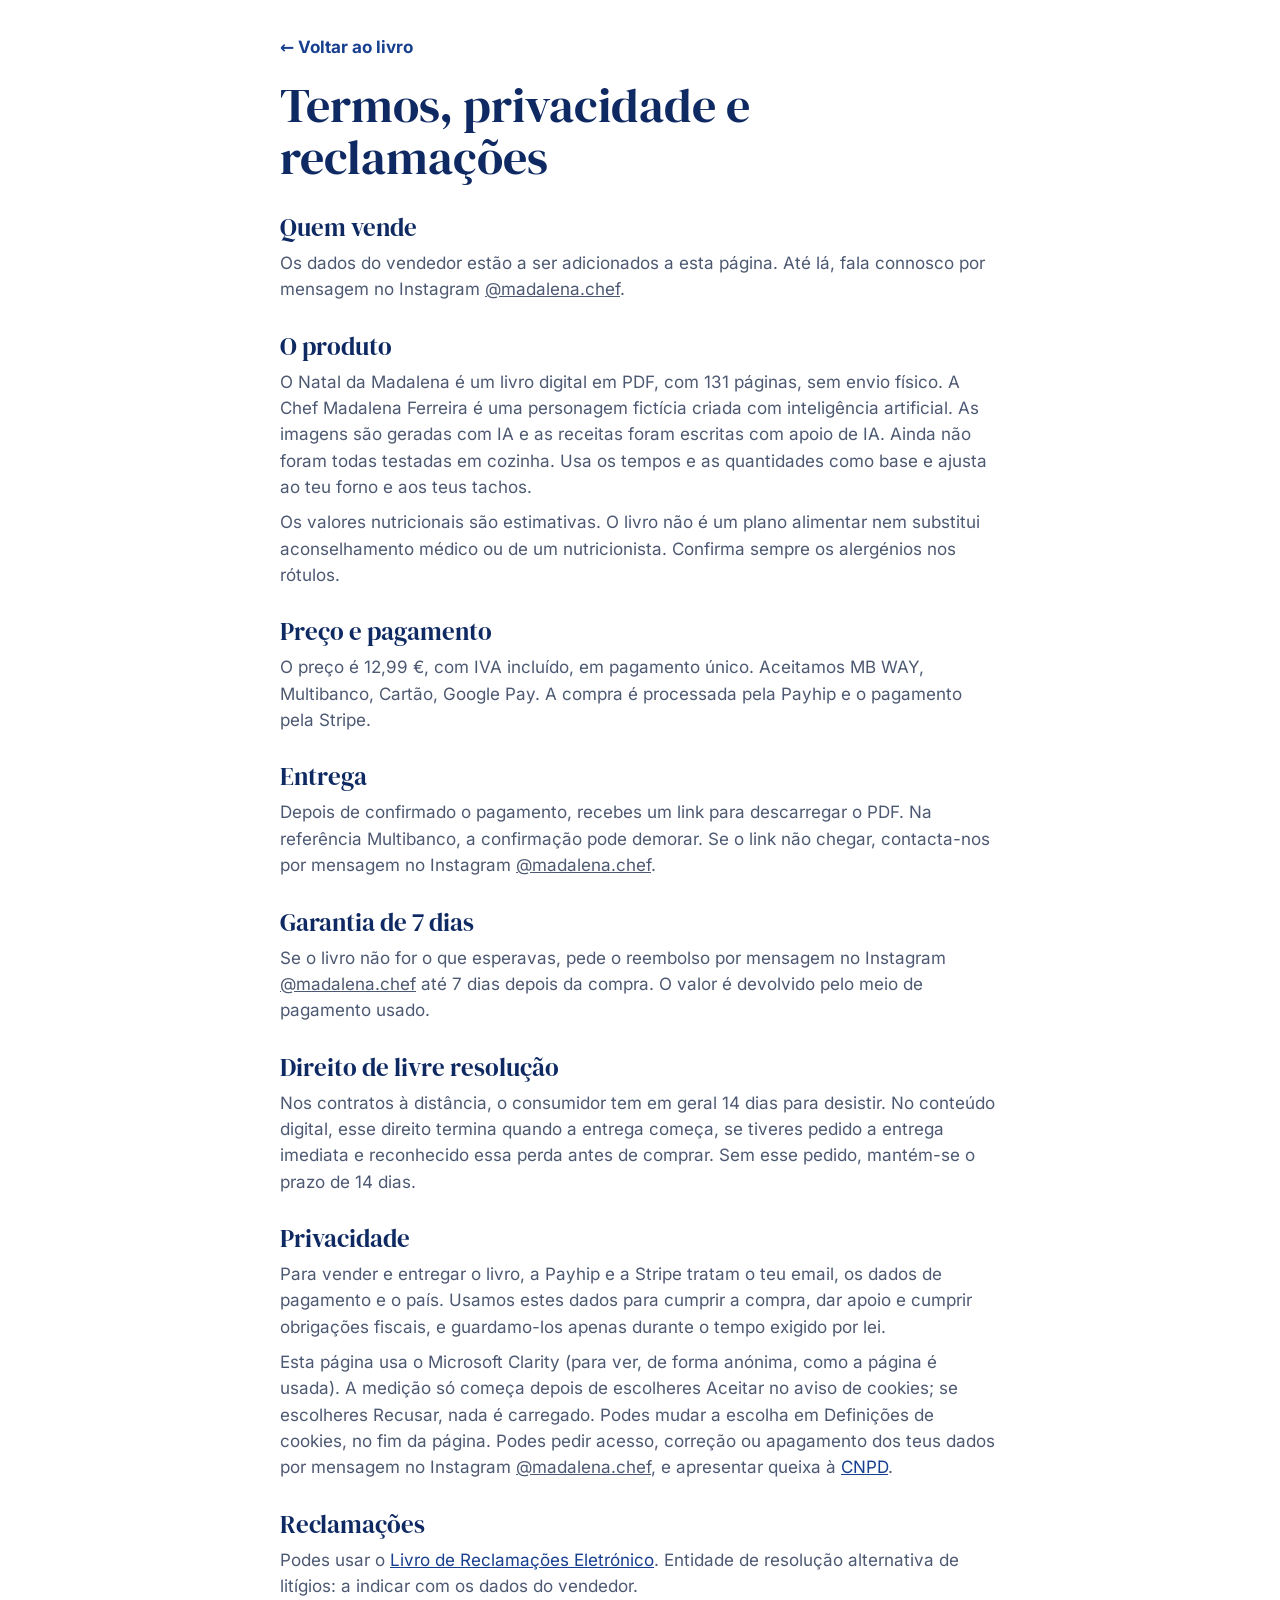
<file: informacao.html>
<!doctype html>
<html lang="pt-PT"><head><meta charset="utf-8"><meta name="viewport" content="width=device-width, initial-scale=1">
<title>Informação legal · O Natal da Madalena</title><meta name="robots" content="noindex,nofollow"><link rel="stylesheet" href="styles.css"></head><body>
<main class="legal"><div class="largura estreita">
<a class="voltar" href="index.html">← Voltar ao livro</a>
<h1>Termos, privacidade e reclamações</h1>
<h2>Quem vende</h2>
<p>Os dados do vendedor estão a ser adicionados a esta página. Até lá, fala connosco por mensagem no Instagram <a href="https://www.instagram.com/madalena.chef/" style="color:inherit">@madalena.chef</a>.</p>
<h2>O produto</h2>
<p>O Natal da Madalena é um livro digital em PDF, com 131 páginas, sem envio físico. A Chef Madalena Ferreira é uma personagem fictícia criada com inteligência artificial. As imagens são geradas com IA e as receitas foram escritas com apoio de IA. Ainda não foram todas testadas em cozinha. Usa os tempos e as quantidades como base e ajusta ao teu forno e aos teus tachos.</p>
<p>Os valores nutricionais são estimativas. O livro não é um plano alimentar nem substitui aconselhamento médico ou de um nutricionista. Confirma sempre os alergénios nos rótulos.</p>
<h2>Preço e pagamento</h2>
<p>O preço é 12,99 €, com IVA incluído, em pagamento único. Aceitamos MB WAY, Multibanco, Cartão, Google Pay. A compra é processada pela Payhip e o pagamento pela Stripe.</p>
<h2>Entrega</h2>
<p>Depois de confirmado o pagamento, recebes um link para descarregar o PDF. Na referência Multibanco, a confirmação pode demorar. Se o link não chegar, contacta-nos por mensagem no Instagram <a href="https://www.instagram.com/madalena.chef/" style="color:inherit">@madalena.chef</a>.</p>
<h2>Garantia de 7 dias</h2>
<p>Se o livro não for o que esperavas, pede o reembolso por mensagem no Instagram <a href="https://www.instagram.com/madalena.chef/" style="color:inherit">@madalena.chef</a> até 7 dias depois da compra. O valor é devolvido pelo meio de pagamento usado.</p>
<h2>Direito de livre resolução</h2>
<p>Nos contratos à distância, o consumidor tem em geral 14 dias para desistir. No conteúdo digital, esse direito termina quando a entrega começa, se tiveres pedido a entrega imediata e reconhecido essa perda antes de comprar. Sem esse pedido, mantém-se o prazo de 14 dias.</p>
<h2 id="privacidade">Privacidade</h2>
<p>Para vender e entregar o livro, a Payhip e a Stripe tratam o teu email, os dados de pagamento e o país. Usamos estes dados para cumprir a compra, dar apoio e cumprir obrigações fiscais, e guardamo-los apenas durante o tempo exigido por lei.</p>
<p>Esta página usa o Microsoft Clarity (para ver, de forma anónima, como a página é usada). A medição só começa depois de escolheres Aceitar no aviso de cookies; se escolheres Recusar, nada é carregado. Podes mudar a escolha em Definições de cookies, no fim da página. Podes pedir acesso, correção ou apagamento dos teus dados por mensagem no Instagram <a href="https://www.instagram.com/madalena.chef/" style="color:inherit">@madalena.chef</a>, e apresentar queixa à <a href="https://www.cnpd.pt/">CNPD</a>.</p>
<h2>Reclamações</h2>
<p>Podes usar o <a href="https://www.livroreclamacoes.pt/">Livro de Reclamações Eletrónico</a>. Entidade de resolução alternativa de litígios: a indicar com os dados do vendedor.</p>
</div></main></body></html>
</file>
<file: styles.css>
@font-face{font-family:"DM Serif";src:url("assets/DMSerifDisplay.woff") format("woff");font-display:swap}
@font-face{font-family:"Instrument";src:url("assets/InstrumentSerif-Italic.woff") format("woff");font-style:italic;font-display:swap}
@font-face{font-family:"Inter";src:url("assets/Inter-Regular.woff") format("woff");font-weight:400;font-display:swap}
@font-face{font-family:"Inter";src:url("assets/Inter-Bold.woff") format("woff");font-weight:700;font-display:swap}

:root{
  --cobalto:#173F8F;--cobalto-esc:#0F2A63;--vidrado:#F4F6FB;--branco:#fff;--tinta:#14213D;
  --suave:#4D5972;--rejunte:#D5DDEC;--azeitona:#55623A;--caramelo:#A9530F;--caramelo-esc:#8C430A;
  --azulejo:url("data:image/svg+xml,%3Csvg xmlns='http://www.w3.org/2000/svg' width='72' height='72' viewBox='0 0 72 72'%3E%3Cg fill='none' stroke='%23ffffff' stroke-opacity='.09' stroke-width='1.4'%3E%3Crect x='.7' y='.7' width='70.6' height='70.6'/%3E%3Cpath d='M36 6c8 10 8 20 0 30-8-10-8-20 0-30zM36 66c8-10 8-20 0-30-8 10-8 20 0 30zM6 36c10-8 20-8 30 0-10 8-20 8-30 0zM66 36c-10-8-20-8-30 0 10 8 20 8 30 0z'/%3E%3Ccircle cx='36' cy='36' r='5'/%3E%3Cpath d='M0 14A14 14 0 0 0 14 0M58 0a14 14 0 0 0 14 14M72 58a14 14 0 0 0-14 14M14 72A14 14 0 0 0 0 58'/%3E%3C/g%3E%3C/svg%3E");
}
*{box-sizing:border-box}
html{scroll-behavior:smooth;-webkit-text-size-adjust:100%}
body{margin:0;background:var(--vidrado);color:var(--tinta);font:400 17px/1.55 Inter,system-ui,sans-serif;overflow-x:clip}
img{display:block;max-width:100%;height:auto}
h1,h2,h3{font-family:"DM Serif",Georgia,serif;font-weight:400;line-height:1.08;margin:0}
h2{font-size:clamp(32px,5vw,46px);color:var(--cobalto-esc)}
p{margin:0}
a:focus-visible,button:focus-visible,summary:focus-visible,.paginas:focus-visible{outline:3px solid #F2B84B;outline-offset:2px}
.largura{width:min(1120px,100%);margin:0 auto;padding:0 20px}
.estreita{width:min(760px,100%)}
.intro{color:var(--suave);margin-top:10px;max-width:40em}
.kicker{font-size:13px;font-weight:700;letter-spacing:.04em}

.previa{background:#FFF2C9;color:#553B00;font-size:13px;line-height:1.4;padding:9px 20px;text-align:center}
.pendente{border-bottom:2px dashed #C58A00}
.pendente::after{content:" (por confirmar)";font-size:.78em;color:#8A6100;font-weight:400}

.cta{display:inline-flex;align-items:center;justify-content:center;min-height:54px;padding:0 26px;border-radius:6px;background:var(--caramelo);color:#fff;font-weight:700;font-size:17px;text-decoration:none;box-shadow:0 2px 0 var(--caramelo-esc);transition:background .15s,transform .1s}
.cta:hover{background:var(--caramelo-esc)}
.cta:active{transform:translateY(1px)}

.hero{background-color:var(--cobalto);background-image:var(--azulejo);color:#fff}
.hero-in{width:min(1120px,100%);margin:0 auto;padding:30px 20px 38px;display:grid;gap:22px}
.hero .kicker{color:#CBD8F3}
.hero h1{font-size:clamp(35px,9.6vw,62px);margin-top:10px}
.hero h1 em{font-family:Instrument,Georgia,serif;font-style:italic;color:#FFD98A;font-size:1.1em;line-height:.9}
.hero-sub{margin-top:14px;color:#E6ECFA;max-width:34em}
.hero-livro{display:flex;justify-content:center}
.livro{width:min(46vw,200px);border-radius:2px 5px 5px 2px;box-shadow:inset 0 0 0 1px rgba(255,255,255,.2),-5px 0 0 -1px #E8E2D5,-7px 2px 0 -1px #0B1E49,16px 22px 36px rgba(5,15,45,.55);transform:rotate(-2deg)}
.hero-compra .cta{width:100%}
.hero-nota{font-size:14px;color:#D6E0F6;text-align:center;margin-top:10px}

.versoes{background:var(--branco);padding:0 0 52px}
.versoes-in{display:grid;gap:26px;padding:0}
.versoes-foto img{width:100%;aspect-ratio:16/10;object-fit:cover}
.versoes-texto{padding:0 20px}
.troca{display:grid;grid-template-columns:1fr 1fr;margin-top:20px;border:2px solid var(--cobalto);border-radius:6px;overflow:hidden}
.troca button{min-height:48px;border:0;background:#fff;color:var(--cobalto);font:700 16px Inter,sans-serif;cursor:pointer;transition:background .18s,color .18s}
.troca button[aria-checked=true]{background:var(--cobalto);color:#fff}
.versao-desc{margin-top:16px;min-height:3.1em}
.medidas{margin:14px 0 0;display:grid;gap:13px}
.medida{display:grid;grid-template-columns:1fr auto;gap:5px 10px;align-items:baseline}
.medida dt{font-size:15px;color:var(--suave)}
.medida dd{margin:0;font-weight:700;font-variant-numeric:tabular-nums}
.medida .barra-m{grid-column:1/-1;height:8px;background:#E7ECF5;overflow:hidden}
.medida .barra-m i{display:block;height:100%;background:var(--cobalto);transition:width .4s cubic-bezier(.2,.8,.2,1),background .2s}
.versoes[data-versao=l] .barra-m i{background:var(--azeitona)}
.letra{margin-top:14px;font-size:13px;line-height:1.45;color:var(--suave)}

.painel{padding:54px 0}
.chips{display:flex;gap:8px;overflow-x:auto;margin:20px -20px 16px;padding:2px 20px 6px;scrollbar-width:none}
.chips::-webkit-scrollbar{display:none}
.chips button{flex:none;min-height:40px;padding:0 14px;border:1.5px solid var(--rejunte);border-radius:999px;background:#fff;color:var(--tinta);font:400 14px Inter,sans-serif;cursor:pointer}
.chips button[aria-pressed=true]{background:var(--cobalto);border-color:var(--cobalto);color:#fff;font-weight:700}
.azulejos{display:grid;grid-template-columns:repeat(5,1fr);gap:3px;padding:3px;background:var(--rejunte);box-shadow:0 0 0 5px var(--cobalto)}
.azulejo{position:relative;display:block;padding:0;border:0;aspect-ratio:1;background:#DDE3EF;cursor:pointer;overflow:hidden}
.azulejo img{width:100%;height:100%;object-fit:cover;transition:transform .25s,opacity .25s,filter .25s}
.azulejo:hover img{transform:scale(1.07)}
.azulejo[data-apagado=true] img{opacity:.2;filter:grayscale(1)}

.recebes{background:var(--branco);padding:54px 0}
.lista{list-style:none;margin:22px 0 0;padding:0;display:grid;gap:0}
.lista li{padding:15px 0;border-top:1px solid var(--rejunte)}
.lista b{display:block;font-size:18px;color:var(--cobalto-esc)}
.lista span{display:block;color:var(--suave);font-size:15.5px;margin-top:2px}
.paginas{display:flex;gap:14px;overflow-x:auto;scroll-snap-type:x proximity;padding:24px max(20px,calc((100vw - 1080px)/2)) 12px}
.paginas figure{flex:none;width:min(64vw,250px);margin:0;scroll-snap-align:center}
.paginas img{width:100%;box-shadow:0 8px 22px rgba(20,33,61,.22)}
.paginas figcaption{font-size:13px;color:var(--suave);margin-top:9px;text-align:center}

.madalena{padding:54px 0}
.madalena-in{display:grid;gap:24px}
.madalena img{width:100%;max-height:440px;object-fit:cover;object-position:50% 22%}
.madalena p{margin-top:13px}

.pedido{background-color:var(--cobalto);background-image:var(--azulejo);padding:46px 16px}
.cartao{width:min(520px,100%);margin:0 auto;background:#fff;padding:26px 20px;box-shadow:0 18px 40px rgba(5,15,45,.4)}
.linha{display:flex;gap:14px;margin-top:18px;padding-bottom:16px;border-bottom:1px solid var(--rejunte)}
.linha img{width:64px;flex:none}
.linha b{display:block}
.linha span{display:block;font-size:14px;line-height:1.4;color:var(--suave);margin-top:3px}
.total{display:flex;justify-content:space-between;align-items:baseline;margin-top:15px}
.total strong{font:400 38px/1 "DM Serif",Georgia,serif;color:var(--cobalto-esc)}
.iva{text-align:right;font-size:13px;color:var(--suave);margin-top:3px}
.consentimento{display:flex;gap:10px;align-items:flex-start;margin-top:16px;font-size:13.5px;line-height:1.4;color:var(--suave);cursor:pointer}
.consentimento input{flex:none;width:20px;height:20px;margin:1px 0 0;accent-color:var(--cobalto)}
.cta-compra{display:flex;width:100%;margin-top:14px}
.legal{padding:34px 0 60px;background:var(--branco)}
.legal h1{font-size:clamp(34px,6vw,48px);color:var(--cobalto-esc)}
.legal h2{font-size:25px;margin-top:30px}
.legal p,.legal ul{margin:9px 0 0;color:var(--suave)}
.legal a{color:var(--cobalto)}
.voltar{display:inline-block;margin-bottom:20px;color:var(--cobalto);font-weight:700;text-decoration:none}
footer a{color:inherit}
.aviso{margin-top:10px;padding:9px 11px;background:#FFF2C9;color:#553B00;font-size:14px}
.metodos{margin-top:15px;text-align:center;font-size:13.5px;line-height:1.45;color:var(--suave)}
.metodos.por-confirmar{border-bottom:2px dashed #C58A00}
.garantia{margin-top:14px;text-align:center;font-size:14.5px;color:var(--suave)}

.faq{background:var(--branco);padding:54px 0}
.faq h2{margin-bottom:16px}
details{border-top:1px solid var(--rejunte)}
details:last-child{border-bottom:1px solid var(--rejunte)}
summary{display:flex;justify-content:space-between;gap:14px;padding:15px 0;font-weight:700;cursor:pointer;list-style:none}
summary::-webkit-details-marker{display:none}
summary::after{content:"+";font-size:23px;line-height:1;color:var(--cobalto)}
details[open] summary::after{content:"–"}
details p{padding:0 0 16px;color:var(--suave)}

footer{background:var(--cobalto-esc);color:#D4DEF3;font-size:13.5px;padding:30px 0 104px}
footer p+p{margin-top:9px}

.barra{position:fixed;z-index:20;left:0;right:0;bottom:0;display:flex;align-items:center;justify-content:space-between;gap:12px;padding:9px 14px calc(9px + env(safe-area-inset-bottom));background:#fff;box-shadow:0 -4px 18px rgba(20,33,61,.18);font-size:13.5px}
.barra[hidden]{display:none}
.barra b{display:block;font-size:19px;line-height:1.1}
.barra .cta{min-height:46px;padding:0 20px;font-size:16px}

dialog{width:min(540px,calc(100vw - 24px));max-height:calc(100dvh - 24px);padding:0;border:0;color:var(--tinta);overflow:auto;box-shadow:0 22px 60px rgba(5,15,45,.5)}
dialog::backdrop{background:rgba(15,42,99,.72)}
dialog img{width:100%;aspect-ratio:16/9;object-fit:cover;background:#DDE3EF}
.fechar{position:absolute;top:8px;right:8px;width:44px;height:44px;border:0;border-radius:50%;background:rgba(255,255,255,.94);color:var(--tinta);font-size:26px;line-height:1;cursor:pointer}
.prato-txt{padding:17px 20px 22px}
.prato-txt .kicker{color:var(--caramelo)}
.prato-txt h3{font-size:29px;margin-top:4px;color:var(--cobalto-esc)}
.prato-meta{font-size:14px;color:var(--suave);margin-top:5px}
.prato-rot{margin-top:15px;font-size:13px;font-weight:700;color:var(--azeitona)}
.prato-leve{font:400 22px/1.15 "DM Serif",Georgia,serif;margin:2px 0 6px}
.prato-kcal{margin-top:9px;font-size:13.5px;color:var(--suave)}

@media(min-width:880px){
  .hero-in{grid-template-columns:1.25fr .75fr;grid-template-areas:"texto livro" "compra livro";padding:64px 20px 70px;column-gap:56px;align-items:center}
  .hero-texto{grid-area:texto}.hero-livro{grid-area:livro}.hero-compra{grid-area:compra;align-self:start}
  .hero-compra .cta{width:auto;min-width:320px}.hero-nota{text-align:left}
  .livro{width:330px}
  .versoes{padding:64px 0}
  .versoes-in{grid-template-columns:1.1fr .9fr;gap:52px;align-items:center;padding:0 20px}
  .versoes-foto img{aspect-ratio:4/3.3}
  .versoes-texto{padding:0}
  .chips{flex-wrap:wrap;overflow:visible;margin-inline:0;padding-inline:0}
  .azulejos{grid-template-columns:repeat(10,1fr)}
  .lista{grid-template-columns:1fr 1fr 1fr;column-gap:30px}
  .paginas{justify-content:center}
  .paginas figure{width:200px}
  .madalena-in{grid-template-columns:380px 1fr;gap:52px;align-items:center}
  .madalena img{max-height:none}
  .madalena p{max-width:34em}
  footer{padding-bottom:34px}
  .barra{display:none!important}
}
@media(prefers-reduced-motion:reduce){
  html{scroll-behavior:auto}
  *,*::before,*::after{transition:none!important;animation:none!important}
}

/* Escolha de cookies: os dois botões com o mesmo peso; esconde a barra de compra enquanto está aberta */
.cookie{position:fixed;left:12px;right:12px;bottom:12px;z-index:60;max-width:560px;margin:0 auto;background:var(--branco);border:1px solid var(--rejunte);border-radius:10px;box-shadow:0 14px 36px rgba(15,42,99,.3);padding:14px 16px}
.cookie p{margin:0 0 10px;font-size:15px;line-height:1.45;color:var(--tinta)}
.cookie a{color:var(--cobalto);text-decoration:underline}
.cookie-acoes{display:grid;grid-template-columns:1fr 1fr;gap:10px}
.cookie-btn{font:700 16px Inter,sans-serif;min-height:46px;border-radius:6px;border:2px solid var(--cobalto);background:var(--branco);color:var(--cobalto);cursor:pointer}
.cookie-btn:focus-visible,.linklike:focus-visible{outline:3px solid var(--caramelo);outline-offset:2px}
body.cookie-aberto .barra{display:none}
.linklike{font:inherit;color:inherit;background:none;border:0;padding:0;text-decoration:underline;cursor:pointer}
</file>
